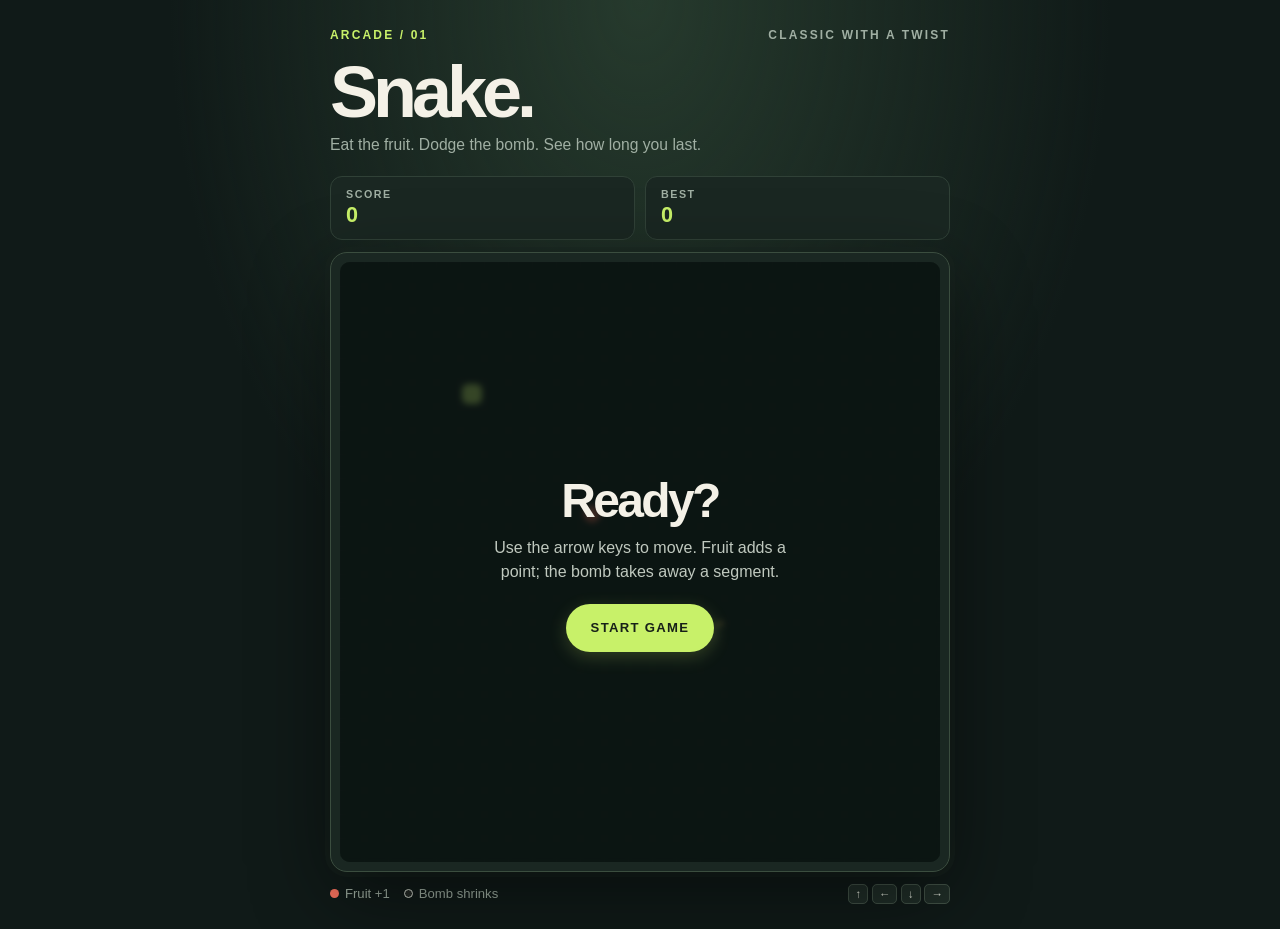
<file: Snake_web.html>
<!doctype html>
<html lang="en">
<head>
  <meta charset="utf-8">
  <meta name="viewport" content="width=device-width, initial-scale=1">
  <meta name="theme-color" content="#101a18">
  <title>Snake — Bomb Run</title>
  <style>
    :root {
      color-scheme: dark;
      font-family: "Trebuchet MS", "Segoe UI", sans-serif;
      background: #101a18;
      color: #f4f1e7;
      font-synthesis: none;
      text-rendering: optimizeLegibility;
      --muted: #a0afa3;
      --lime: #c8f169;
      --panel: #1b2924;
    }

    * { box-sizing: border-box; }

    body {
      min-width: 320px;
      min-height: 100vh;
      margin: 0;
      display: grid;
      place-items: center;
      padding: 28px 16px;
      background:
        radial-gradient(ellipse at 50% 0%, #263a2d 0, transparent 52%),
        #101a18;
    }

    .game {
      width: min(100%, 620px);
    }

    .topline {
      display: flex;
      align-items: center;
      justify-content: space-between;
      margin-bottom: 16px;
      color: var(--muted);
      font-size: 0.75rem;
      font-weight: 700;
      letter-spacing: 0.18em;
      text-transform: uppercase;
    }

    .brand { color: var(--lime); }

    h1 {
      margin: 0;
      font-size: clamp(2.6rem, 10vw, 4.5rem);
      line-height: 0.95;
      letter-spacing: -0.07em;
    }

    .subtitle {
      margin: 10px 0 22px;
      color: var(--muted);
      font-size: 0.98rem;
    }

    .scorebar {
      display: flex;
      gap: 10px;
      margin-bottom: 12px;
    }

    .score-card {
      flex: 1;
      padding: 11px 15px;
      border: 1px solid #304137;
      border-radius: 12px;
      background: #1a2722;
    }

    .score-label {
      display: block;
      margin-bottom: 2px;
      color: var(--muted);
      font-size: 0.67rem;
      font-weight: 700;
      letter-spacing: 0.14em;
      text-transform: uppercase;
    }

    .score-value {
      color: var(--lime);
      font-size: 1.35rem;
      font-weight: 800;
      font-variant-numeric: tabular-nums;
    }

    .board-wrap {
      position: relative;
      overflow: hidden;
      padding: 9px;
      border: 1px solid #3b4d3f;
      border-radius: 17px;
      background: #1a2722;
      box-shadow: 0 24px 80px #0007, 0 0 0 5px #1a272266;
    }

    canvas {
      display: block;
      width: 100%;
      height: auto;
      border-radius: 10px;
      background: #111c19;
      image-rendering: pixelated;
    }

    .overlay {
      position: absolute;
      inset: 9px;
      display: grid;
      place-items: center;
      padding: 20px;
      border-radius: 10px;
      background: #0b1411c9;
      text-align: center;
      backdrop-filter: blur(3px);
    }

    .overlay[hidden] { display: none; }

    .overlay-content { max-width: 330px; }

    .overlay h2 {
      margin: 0 0 8px;
      font-size: clamp(2rem, 8vw, 3rem);
      letter-spacing: -0.055em;
    }

    .overlay p {
      margin: 0 0 20px;
      color: #c0c9bf;
      line-height: 1.5;
    }

    button {
      border: 0;
      font: inherit;
      cursor: pointer;
      touch-action: manipulation;
    }

    .action {
      min-height: 48px;
      padding: 0 25px;
      border-radius: 999px;
      background: var(--lime);
      color: #172018;
      font-size: 0.82rem;
      font-weight: 900;
      letter-spacing: 0.1em;
      text-transform: uppercase;
      box-shadow: 0 5px 18px #c8f16933;
    }

    .action:hover { background: #d8ff88; transform: translateY(-1px); }
    .action:focus-visible, .direction:focus-visible { outline: 3px solid white; outline-offset: 3px; }

    .below-board {
      display: flex;
      align-items: center;
      justify-content: space-between;
      gap: 20px;
      margin-top: 14px;
      color: var(--muted);
      font-size: 0.82rem;
    }

    .legend { display: flex; gap: 14px; }
    .legend span { display: inline-flex; align-items: center; gap: 6px; }
    .dot { width: 9px; height: 9px; border-radius: 50%; background: #fa735f; }
    .dot.bomb { background: #242a26; border: 1px solid #d9dfd4; }
    kbd {
      padding: 3px 6px;
      border: 1px solid #425247;
      border-radius: 5px;
      background: #202e28;
      color: #e4e9dd;
      font: inherit;
      font-size: 0.72rem;
    }

    .mobile-controls {
      display: none;
      grid-template-columns: repeat(3, 48px);
      grid-template-rows: repeat(2, 44px);
      justify-content: center;
      gap: 6px;
      margin: 20px auto 0;
    }

    .direction {
      border: 1px solid #43564a;
      border-radius: 10px;
      background: var(--panel);
      color: #f4f1e7;
      font-size: 1.2rem;
    }

    .direction:active { background: #33463a; }
    .up { grid-column: 2; }
    .left { grid-column: 1; grid-row: 2; }
    .down { grid-column: 2; grid-row: 2; }
    .right { grid-column: 3; grid-row: 2; }

    @media (max-width: 560px) {
      body { padding: 20px 12px; }
      .mobile-controls { display: grid; }
      .below-board { font-size: 0.73rem; }
      .legend { gap: 9px; }
    }

    @media (prefers-reduced-motion: reduce) {
      *, *::before, *::after { scroll-behavior: auto !important; transition: none !important; }
    }
  </style>
</head>
<body>
  <main class="game">
    <div class="topline">
      <span class="brand">Arcade / 01</span>
      <span>Classic with a twist</span>
    </div>
    <h1>Snake.</h1>
    <p class="subtitle">Eat the fruit. Dodge the bomb. See how long you last.</p>

    <section class="scorebar" aria-label="Scores">
      <div class="score-card">
        <span class="score-label">Score</span>
        <span class="score-value" id="score">0</span>
      </div>
      <div class="score-card">
        <span class="score-label">Best</span>
        <span class="score-value" id="best">0</span>
      </div>
    </section>

    <div class="board-wrap">
      <canvas id="board" width="625" height="625" aria-label="Snake game board"></canvas>
      <div class="overlay" id="overlay">
        <div class="overlay-content">
          <h2 id="overlay-title">Ready?</h2>
          <p id="overlay-message">Use the arrow keys to move. Fruit adds a point; the bomb takes away a segment.</p>
          <button class="action" id="start-button" type="button">Start game</button>
        </div>
      </div>
    </div>

    <div class="below-board">
      <div class="legend" aria-label="Game items">
        <span><i class="dot"></i> Fruit +1</span>
        <span><i class="dot bomb"></i> Bomb shrinks</span>
      </div>
      <span><kbd>↑</kbd> <kbd>←</kbd> <kbd>↓</kbd> <kbd>→</kbd> </span>
    </div>

    <div class="mobile-controls" aria-label="Touch controls">
      <button class="direction up" data-direction="up" type="button" aria-label="Move up">↑</button>
      <button class="direction left" data-direction="left" type="button" aria-label="Move left">←</button>
      <button class="direction down" data-direction="down" type="button" aria-label="Move down">↓</button>
      <button class="direction right" data-direction="right" type="button" aria-label="Move right">→</button>
    </div>
  </main>

  <script>
    (() => {
      const rows = 25;
      const cols = 25;
      const tileSize = 25;
      const canvas = document.getElementById("board");
      const ctx = canvas.getContext("2d");
      const scoreElement = document.getElementById("score");
      const bestElement = document.getElementById("best");
      const overlay = document.getElementById("overlay");
      const overlayTitle = document.getElementById("overlay-title");
      const overlayMessage = document.getElementById("overlay-message");
      const startButton = document.getElementById("start-button");
      const directions = {
        up: { x: 0, y: -1 },
        down: { x: 0, y: 1 },
        left: { x: -1, y: 0 },
        right: { x: 1, y: 0 }
      };

      let snake;
      let food;
      let bomb;
      let direction;
      let nextDirection;
      let score = 0;
      let best = Number(localStorage.getItem("snake-best-score")) || 0;
      let timer = null;
      let gameOver = false;
      let started = false;

      bestElement.textContent = best;

      function randomCell() {
        return { x: Math.floor(Math.random() * cols), y: Math.floor(Math.random() * rows) };
      }

      function randomFreeCell() {
        let cell;
        do {
          cell = randomCell();
        } while (
          snake.some(segment => segment.x === cell.x && segment.y === cell.y) ||
          (food && food.x === cell.x && food.y === cell.y) ||
          (bomb && bomb.x === cell.x && bomb.y === cell.y)
        );
        return cell;
      }

      function resetState() {
        snake = [{ x: 5, y: 5 }];
        food = { x: 10, y: 10 };
        bomb = { x: 15, y: 15 };
        direction = { x: 0, y: 0 };
        nextDirection = { ...direction };
        score = 0;
        gameOver = false;
        started = false;
        scoreElement.textContent = score;
        draw();
      }

      function startGame(initialDirection = { x: 0, y: 0 }) {
        if (timer !== null) clearInterval(timer);
        if (gameOver) resetState();
        direction = { ...initialDirection };
        nextDirection = { ...initialDirection };
        started = true;
        gameOver = false;
        overlay.hidden = true;
        timer = setInterval(step, 110);
      }

      function finishGame() {
        gameOver = true;
        started = false;
        clearInterval(timer);
        timer = null;
        if (score > best) {
          best = score;
          localStorage.setItem("snake-best-score", String(best));
          bestElement.textContent = best;
        }
        overlayTitle.textContent = "Game over";
        overlayMessage.textContent = `You scored ${score}. Ready for another run?`;
        startButton.textContent = "Play again";
        overlay.hidden = false;
        draw();
      }

      function setDirection(name) {
        const requested = directions[name];
        if (!requested) return;
        if (!started) {
          startGame(requested);
          return;
        }
        if (requested.x === -direction.x && requested.y === -direction.y) return;
        nextDirection = { ...requested };
      }

      function step() {
        direction = nextDirection;
        if (direction.x === 0 && direction.y === 0) return;

        const head = {
          x: snake[0].x + direction.x,
          y: snake[0].y + direction.y
        };

        if (head.x < 0 || head.x >= cols || head.y < 0 || head.y >= rows) {
          finishGame();
          return;
        }

        const ateFruit = head.x === food.x && head.y === food.y;
        const hitBomb = head.x === bomb.x && head.y === bomb.y;
        const bodyToCheck = ateFruit || hitBomb ? snake : snake.slice(0, -1);
        if (bodyToCheck.some(segment => segment.x === head.x && segment.y === head.y)) {
          finishGame();
          return;
        }

        if (hitBomb && snake.length === 1) {
          finishGame();
          return;
        }

        snake.unshift(head);
        if (ateFruit) {
          score += 1;
          scoreElement.textContent = score;
          food = randomFreeCell();
        } else {
          snake.pop();
        }

        if (hitBomb) {
          snake.pop();
          bomb = randomFreeCell();
          score = Math.max(0, score - 1);
          scoreElement.textContent = score;
        }

        if (Math.floor(Math.random() * 50) === 0) bomb = randomFreeCell();
        draw();
      }

      function draw() {
        ctx.fillStyle = "#111c19";
        ctx.fillRect(0, 0, canvas.width, canvas.height);

        ctx.strokeStyle = "#ffffff09";
        ctx.lineWidth = 1;
        for (let i = 0; i <= cols; i++) {
          const pos = i * tileSize + 0.5;
          ctx.beginPath();
          ctx.moveTo(pos, 0);
          ctx.lineTo(pos, canvas.height);
          ctx.stroke();
          ctx.beginPath();
          ctx.moveTo(0, pos);
          ctx.lineTo(canvas.width, pos);
          ctx.stroke();
        }

        drawOrb(food, "#fa735f", "#ffc4a9");
        drawBomb(bomb);
        snake.forEach((segment, index) => {
          const inset = index === 0 ? 2 : 3;
          ctx.fillStyle = index === 0 ? "#d5ff78" : "#91ca50";
          roundedRect(
            segment.x * tileSize + inset,
            segment.y * tileSize + inset,
            tileSize - inset * 2,
            tileSize - inset * 2,
            6
          );
        });
      }

      function drawOrb(cell, color, highlight) {
        const centerX = cell.x * tileSize + tileSize / 2;
        const centerY = cell.y * tileSize + tileSize / 2;
        ctx.fillStyle = color;
        ctx.beginPath();
        ctx.arc(centerX, centerY, tileSize * 0.36, 0, Math.PI * 2);
        ctx.fill();
        ctx.fillStyle = highlight;
        ctx.beginPath();
        ctx.arc(centerX - 3, centerY - 4, tileSize * 0.1, 0, Math.PI * 2);
        ctx.fill();
      }

      function drawBomb(cell) {
        const centerX = cell.x * tileSize + tileSize / 2;
        const centerY = cell.y * tileSize + tileSize / 2;
        ctx.strokeStyle = "#f3bc62";
        ctx.lineWidth = 3;
        ctx.beginPath();
        ctx.moveTo(centerX + 4, centerY - 7);
        ctx.quadraticCurveTo(centerX + 8, centerY - 14, centerX + 12, centerY - 10);
        ctx.stroke();
        ctx.fillStyle = "#2d3530";
        ctx.beginPath();
        ctx.arc(centerX, centerY + 1, tileSize * 0.34, 0, Math.PI * 2);
        ctx.fill();
        ctx.fillStyle = "#778176";
        ctx.beginPath();
        ctx.arc(centerX - 4, centerY - 3, 2, 0, Math.PI * 2);
        ctx.fill();
      }

      function roundedRect(x, y, width, height, radius) {
        ctx.beginPath();
        ctx.roundRect(x, y, width, height, radius);
        ctx.fill();
      }

      startButton.addEventListener("click", () => startGame());
      document.addEventListener("keydown", event => {
        const keys = {
          ArrowUp: "up",
          ArrowDown: "down",
          ArrowLeft: "left",
          ArrowRight: "right",
        };
        const name = keys[event.key];
        if (name) {
          event.preventDefault();
          setDirection(name);
        } else if (!started && (event.key === "Enter" || event.key === " ")) {
          startGame();
        }
      });
      document.querySelectorAll("[data-direction]").forEach(button => {
        button.addEventListener("pointerdown", () => setDirection(button.dataset.direction));
      });

      resetState();
    })();
  </script>
</body>
</html>
</file>
